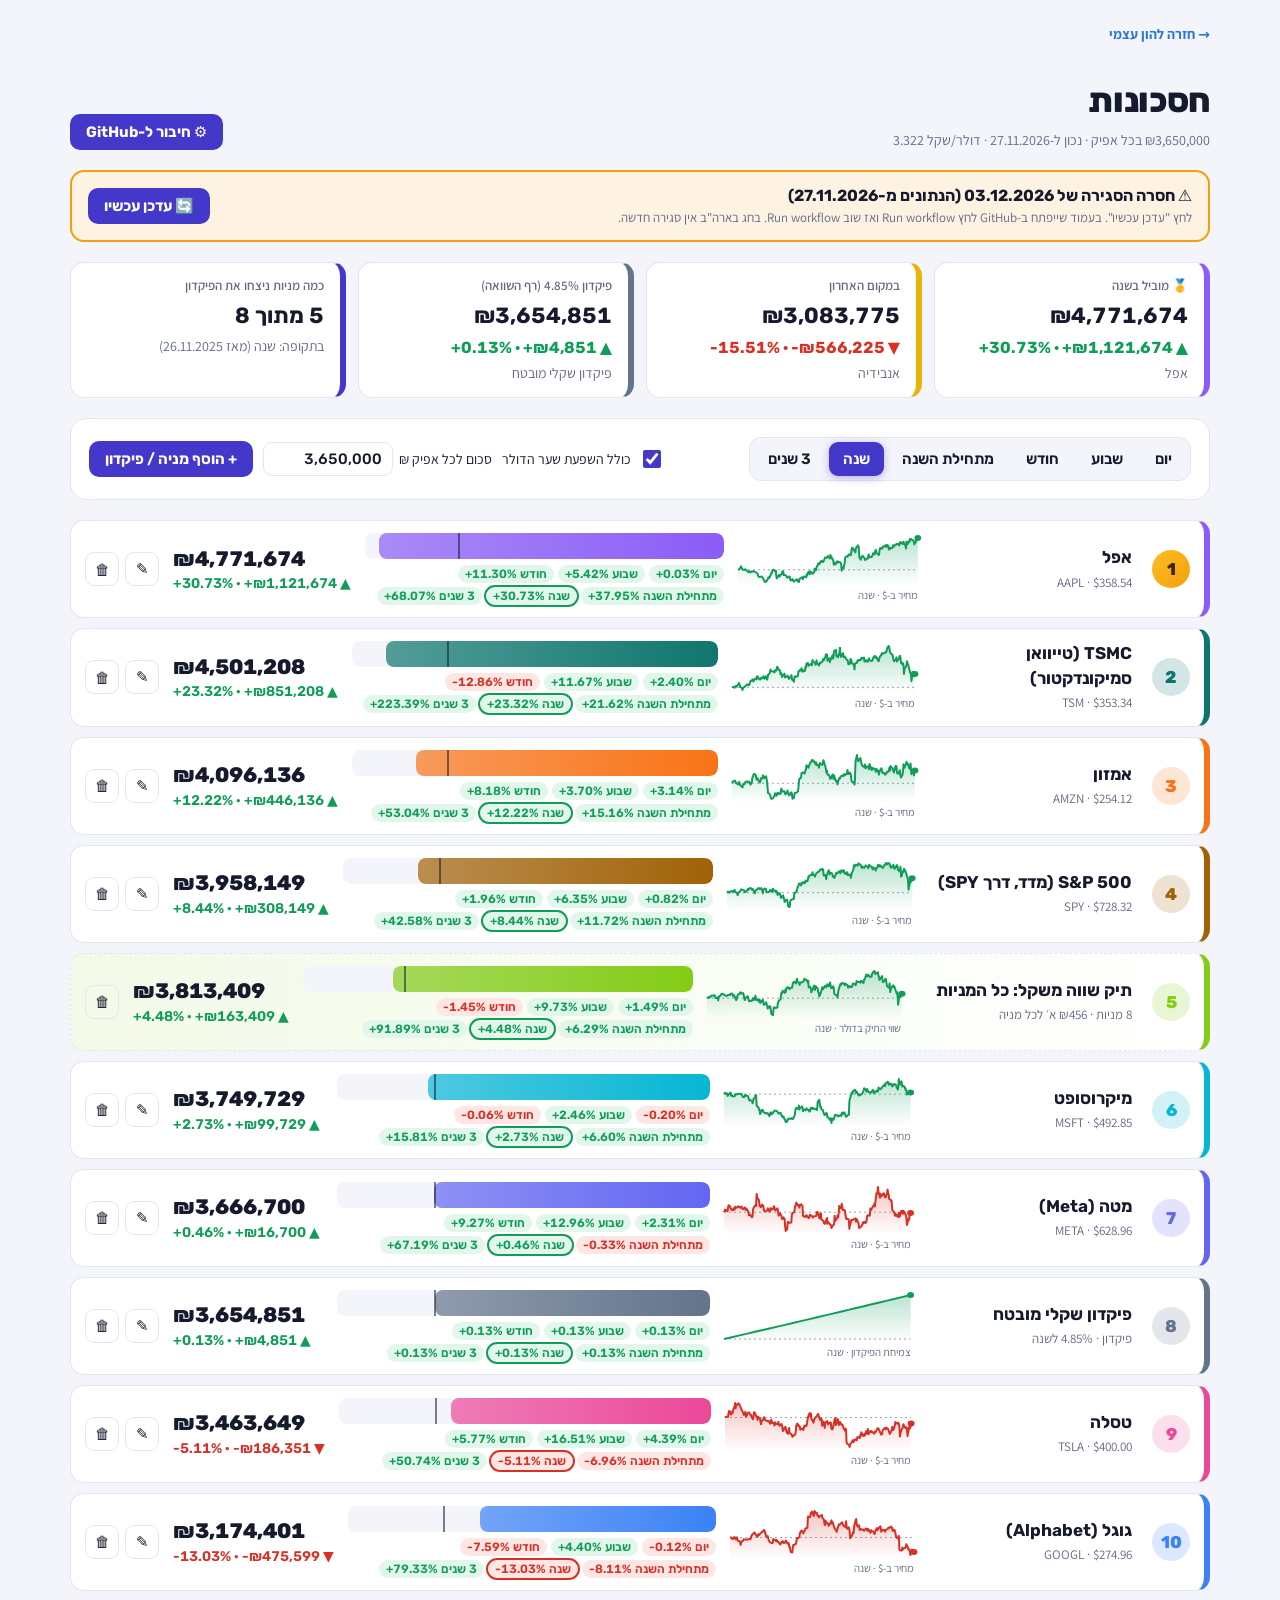
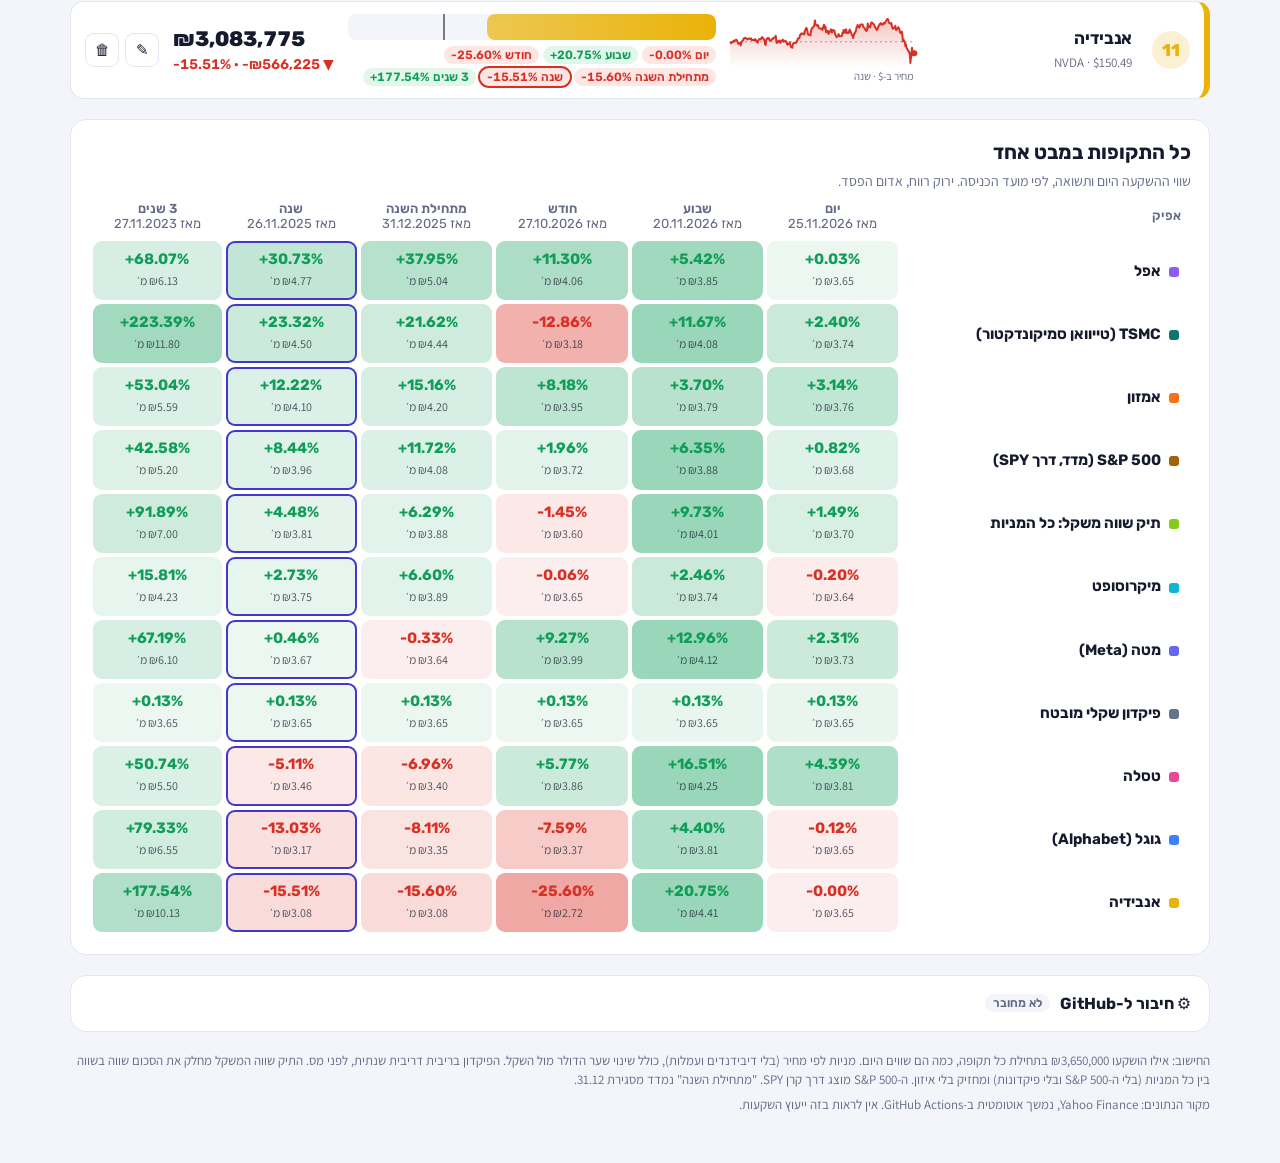
<file: index.html>
<!DOCTYPE html>
<html lang="he" dir="rtl">
<head>
<meta charset="utf-8">
<meta name="viewport" content="width=device-width, initial-scale=1">
<meta name="theme-color" content="#1d4ed8">
<title>חסכונות</title>
<link rel="icon" type="image/png" sizes="192x192" href="icons/icon-192.png">
<link rel="apple-touch-icon" href="icons/apple-touch-icon.png">
<link rel="manifest" href="manifest.webmanifest">
<meta name="apple-mobile-web-app-title" content="חסכונות">
<link rel="preconnect" href="https://fonts.googleapis.com">
<link rel="preconnect" href="https://fonts.gstatic.com" crossorigin>
<link href="https://fonts.googleapis.com/css2?family=Rubik:wght@400;500;600;700;800&family=Assistant:wght@400;600;700&display=swap" rel="stylesheet">
<link rel="stylesheet" href="style.css">
</head>
<body>
<div id="app"></div>
<script src="app.js"></script>
</body>
</html>
</file>
<file: style.css>
/* Layout: summary strip → controls → live leaderboard (bars) → all-periods heatmap → sources */
:root{
  --bg:#f3f5fb; --panel:#ffffff; --ink:#151a2d; --muted:#626a84; --line:#e2e6f0;
  --accent:#4338ca; --up:#0f9d58; --up-bg:#e3f6ec; --down:#d93025; --down-bg:#fde7e5;
  --display:"Rubik", "Assistant", system-ui, sans-serif; --body:"Assistant", "Rubik", system-ui, sans-serif;
  color-scheme: light;
}
@media (prefers-color-scheme: dark){
  :root:not([data-theme="light"]){
    --bg:#0e1222; --panel:#171c31; --ink:#eef0fa; --muted:#9aa2c0; --line:#2a3150;
    --accent:#8b93ff; --up:#34d399; --up-bg:rgba(52,211,153,.14); --down:#ff6b6b; --down-bg:rgba(255,107,107,.14);
    color-scheme: dark;
  }
}
:root[data-theme="dark"]{
  --bg:#0e1222; --panel:#171c31; --ink:#eef0fa; --muted:#9aa2c0; --line:#2a3150;
  --accent:#8b93ff; --up:#34d399; --up-bg:rgba(52,211,153,.14); --down:#ff6b6b; --down-bg:rgba(255,107,107,.14);
  color-scheme: dark;
}
*{box-sizing:border-box}
html,body{margin:0}
body{background:var(--bg); color:var(--ink); font-family:var(--body); font-size:16px; line-height:1.45}
.wrap{max-width:1180px; margin:0 auto; padding:24px 20px 48px; display:flex; flex-direction:column; gap:20px}
h1,h2,h3{font-family:var(--display); margin:0; text-wrap:balance}
h1{font-size:clamp(24px,3.4vw,34px); font-weight:800; letter-spacing:-.01em}
h2{font-size:20px; font-weight:700}
.sub{color:var(--muted); font-size:14px; margin-top:4px}
.num{font-variant-numeric:tabular-nums; font-family:var(--display)}
.up{color:var(--up)} .down{color:var(--down)}
.panel{background:var(--panel); border:1px solid var(--line); border-radius:16px; padding:18px}

/* header */
.top{display:flex; flex-wrap:wrap; gap:12px; align-items:flex-end; justify-content:space-between}
.save{font-size:13px; color:var(--muted); display:flex; align-items:center; gap:6px}
.save i{width:8px; height:8px; border-radius:50%; background:var(--muted); display:inline-block}
.save.ok i{background:var(--up)} .save.busy i{background:#f59e0b}

/* summary tiles */
.upd{display:flex; flex-wrap:wrap; align-items:center; justify-content:space-between; gap:10px 16px; padding:12px 16px; border-radius:14px; border:1px solid var(--line); background:var(--panel)}
.upd.ok{border-inline-start:6px solid var(--up)}
.upd.stale{border:2px solid #f59e0b; background:color-mix(in srgb,#f59e0b 12%,var(--panel))}
.upd b{font-family:var(--display); font-size:16px}
.upd .t{display:flex; flex-direction:column; gap:2px}
.upd small{color:var(--muted); font-size:13px}
.upd a.btn{text-decoration:none; display:inline-flex; align-items:center; gap:6px; white-space:nowrap}
.upd.ok a.btn{background:transparent; color:var(--ink); border:1px solid var(--line)}
.tiles{display:grid; grid-template-columns:repeat(auto-fit,minmax(210px,1fr)); gap:12px}
.tile{background:var(--panel); border:1px solid var(--line); border-radius:14px; padding:14px 16px; display:flex; flex-direction:column; gap:4px; border-inline-start:6px solid var(--c, var(--accent))}
.tile .k{font-size:13px; color:var(--muted); font-weight:600}
.tile .v{font-size:22px; font-weight:700}
.tile .s{font-size:14px; color:var(--muted)}
.tile .pl{font-size:16px; font-weight:700}

/* controls */
.controls{display:flex; flex-wrap:wrap; gap:12px 20px; align-items:center; justify-content:space-between}
.seg{display:flex; flex-wrap:wrap; gap:4px; background:var(--bg); padding:4px; border-radius:12px; border:1px solid var(--line)}
.seg button{border:0; background:transparent; color:var(--ink); font:600 15px var(--display); padding:8px 14px; border-radius:9px; cursor:pointer}
.seg button[aria-pressed="true"]{background:var(--accent); color:#fff; box-shadow:0 2px 8px rgba(67,56,202,.35)}
.seg button:hover:not([aria-pressed="true"]){background:var(--panel)}
.ctrl-row{display:flex; flex-wrap:wrap; gap:10px; align-items:center}
label.sw{display:flex; align-items:center; gap:8px; font-size:14px; cursor:pointer; user-select:none}
label.sw input{width:18px; height:18px; accent-color:var(--accent)}
.amount{display:flex; align-items:center; gap:6px; font-size:14px}
.amount input{width:130px}
input,select{font:500 15px var(--body); color:var(--ink); background:var(--panel); border:1px solid var(--line); border-radius:9px; padding:7px 10px}
input:focus-visible,select:focus-visible,button:focus-visible{outline:3px solid color-mix(in srgb,var(--accent) 50%,transparent); outline-offset:2px}
.btn{border:0; border-radius:10px; padding:9px 16px; font:700 15px var(--display); cursor:pointer; background:var(--accent); color:#fff}
.btn.ghost{background:transparent; color:var(--ink); border:1px solid var(--line)}
.btn.danger{background:var(--down)}
.btn:hover{filter:brightness(1.08)}

/* leaderboard */
.board{display:flex; flex-direction:column; gap:10px}
.row{position:relative; display:grid; grid-template-columns:44px minmax(140px,1fr) minmax(120px,.9fr) minmax(160px,1.8fr) minmax(150px,auto) auto; gap:14px; align-items:center;
  background:var(--panel); border:1px solid var(--line); border-radius:14px; padding:12px 14px; border-inline-start:6px solid var(--c)}
.rank{width:38px; height:38px; border-radius:50%; display:grid; place-items:center; font:800 17px var(--display); background:color-mix(in srgb,var(--c) 18%,transparent); color:var(--c)}
.row.port{background:linear-gradient(90deg,color-mix(in srgb,var(--c) 10%,var(--panel)),var(--panel)); border-style:dashed; border-inline-start-style:solid}
.row.first .rank{background:linear-gradient(135deg,#fbbf24,#f59e0b); color:#3b2600}
.name b{font-family:var(--display); font-size:17px; display:block}
.name small{color:var(--muted); font-size:13px}
.barwrap{position:relative; height:26px; background:var(--bg); border-radius:8px; overflow:hidden}
.bar{position:absolute; inset-block:0; inset-inline-start:0; border-radius:8px; background:linear-gradient(90deg, color-mix(in srgb,var(--c) 70%,transparent), var(--c)); transition:width .7s cubic-bezier(.2,.8,.2,1)}
.mark{position:absolute; inset-block:-3px; width:2px; background:var(--ink); opacity:.55}
.mark span{position:absolute; top:-1px; font-size:10px; color:var(--muted); white-space:nowrap; transform:translateX(50%)}
.chips{display:flex; flex-wrap:wrap; gap:4px; margin-top:6px}
.chip{font:600 12px var(--display); padding:2px 7px; border-radius:999px; font-variant-numeric:tabular-nums}
.chip.up{background:var(--up-bg)} .chip.down{background:var(--down-bg)} .chip.na{background:var(--bg); color:var(--muted)}
.chip.sel{outline:2px solid currentColor}
.spark{display:block; width:100%; height:52px; overflow:visible}
.spk{display:flex; flex-direction:column; gap:2px}
.spk small{font-size:11px; color:var(--muted)}
.val{text-align:end}
.val .big{font-size:21px; font-weight:800}
.val .pl{font-size:14px; font-weight:600}
.val .px{font-size:12px; color:var(--muted)}
.acts{display:flex; gap:6px}
.icon{border:1px solid var(--line); background:transparent; color:var(--ink); width:34px; height:34px; border-radius:9px; cursor:pointer; font-size:15px; display:grid; place-items:center}
.icon:hover{background:var(--bg)}
.icon.del:hover{color:var(--down); border-color:var(--down)}

/* heatmap */
.tblwrap{overflow-x:auto}
table{border-collapse:separate; border-spacing:4px; width:100%; min-width:720px}
th{font:600 13px var(--display); color:var(--muted); text-align:center; padding:6px}
th.l, td.l{text-align:start}
td{padding:9px 8px; border-radius:9px; text-align:center; font-variant-numeric:tabular-nums}
td.l{font:700 15px var(--display); white-space:nowrap}
td.l i{display:inline-block; width:10px; height:10px; border-radius:3px; margin-inline-end:8px; vertical-align:middle}
td .p{font:700 15px var(--display); display:block}
td .m{font-size:12px; color:var(--ink); opacity:.75}
td.colsel{box-shadow:inset 0 0 0 2px var(--accent)}

.note{font-size:13px; color:var(--muted)}
.note a{color:var(--accent)}
.foot{display:flex; flex-direction:column; gap:6px}

/* modal */
.scrim{position:fixed; inset:0; background:rgba(8,10,25,.55); display:none; align-items:center; justify-content:center; padding:16px; z-index:20}
.scrim.open{display:flex}
.modal{background:var(--panel); border-radius:18px; width:min(560px,100%); max-height:92vh; overflow:auto; padding:20px; display:flex; flex-direction:column; gap:14px; border:1px solid var(--line)}
.fgrid{display:grid; grid-template-columns:repeat(2,minmax(0,1fr)); gap:10px 12px}
.fgrid .full{grid-column:1/-1}
.f{display:flex; flex-direction:column; gap:4px; font-size:13px; color:var(--muted); font-weight:600}
.f input,.f select{width:100%}
.mrow{display:flex; gap:8px; justify-content:flex-start; flex-wrap:wrap}
.err{color:var(--down); font-size:14px; min-height:1em}
.swatches{display:flex; flex-wrap:wrap; gap:6px}
.swatches button{width:28px; height:28px; border-radius:8px; border:2px solid transparent; cursor:pointer}
.swatches button[aria-pressed="true"]{border-color:var(--ink)}

@media (max-width:820px){
  .row{grid-template-columns:40px 1fr auto; grid-template-areas:"r n a" "s s s" "b b b" "v v v"}
  .row .rank{grid-area:r} .row .name{grid-area:n} .row .acts{grid-area:a} .row .spk{grid-area:s} .row .mid{grid-area:b} .row .val{grid-area:v; text-align:start; display:flex; flex-wrap:wrap; gap:4px 12px; align-items:baseline}
  .fgrid{grid-template-columns:1fr}
}
@media (prefers-reduced-motion: reduce){ .bar{transition:none} .row{transition:none !important} }

.upd{display:flex; flex-wrap:wrap; align-items:center; justify-content:space-between; gap:10px 16px; padding:12px 16px; border-radius:14px; border:1px solid var(--line); background:var(--panel)}
.upd.ok{border-inline-start:6px solid var(--up)}
.upd.stale{border:2px solid #f59e0b; background:color-mix(in srgb,#f59e0b 12%,var(--panel))}
.upd b{font-family:var(--display); font-size:16px}
.upd .t{display:flex; flex-direction:column; gap:2px}
.upd small{color:var(--muted); font-size:13px}
.upd.ok .btn{background:transparent; color:var(--ink); border:1px solid var(--line)}
.st{font-size:14px; padding:8px 14px; border-radius:10px; background:var(--panel); border:1px solid var(--line)}
.st.ok{color:var(--up)} .st.warn{color:#b45309; border-color:#f59e0b} .st.busy{color:var(--accent)}
.gh summary{cursor:pointer; font:700 16px var(--display); display:flex; gap:10px; align-items:center}
.gh ol{margin:8px 0; padding-inline-start:20px; display:flex; flex-direction:column; gap:4px}
.gh a{color:var(--accent)}
.pill{font:600 12px var(--display); padding:2px 8px; border-radius:999px; background:var(--bg); color:var(--muted)}
.pill.ok{background:var(--up-bg); color:var(--up)}
</file>
